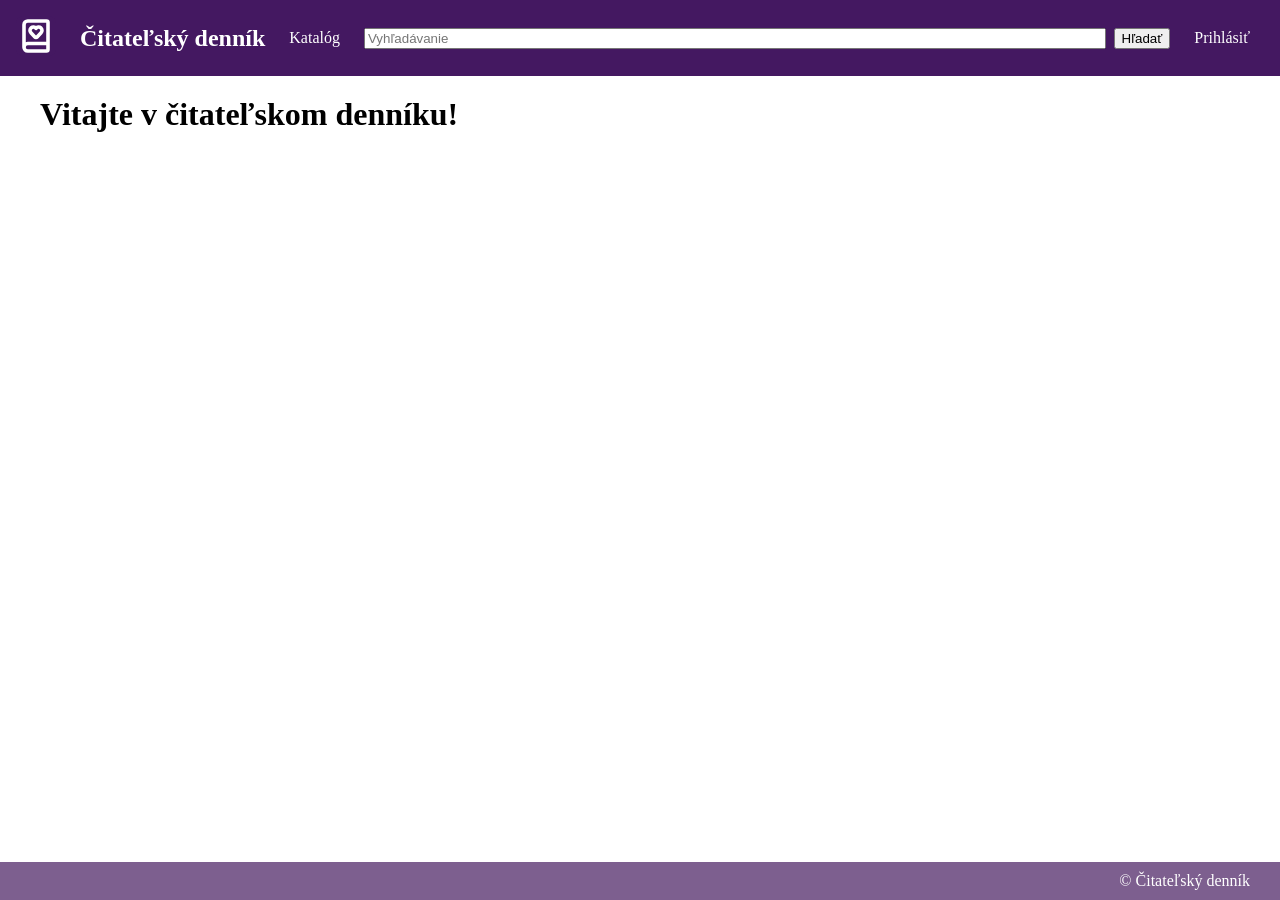
<file: html/index.html>
<!DOCTYPE html>
<html lang="sk">
<head>
    <meta charset="UTF-8">
    <meta name="viewport" content="width=device-width, initial-scale=1.0">
    <link rel="stylesheet" href="style.css">
    <title>Čitateľský denník</title>

</head>
<body>
    <header>
        <a href="index.html">
            <img src="../public/favicons/logo.svg" alt="Logo Čitateľského denníka" width="40" height="40">
        </a>

        <h2>Čitateľský denník</h2>

        <nav>
            <a href="#">Katalóg</a>
        </nav>

        <form class="search" action="#">
            <input type="search" placeholder="Vyhľadávanie">
            <button type="submit">Hľadať</button>
        </form>

        <a href="moj_dennik.html" class="login">Prihlásiť</a>
    </header>

    <main>
        <h1> Vitajte v čitateľskom denníku! </h1>
    </main>

    <footer>
        <p>© Čitateľský denník</p>
    </footer>
</body>
</html>
</file>
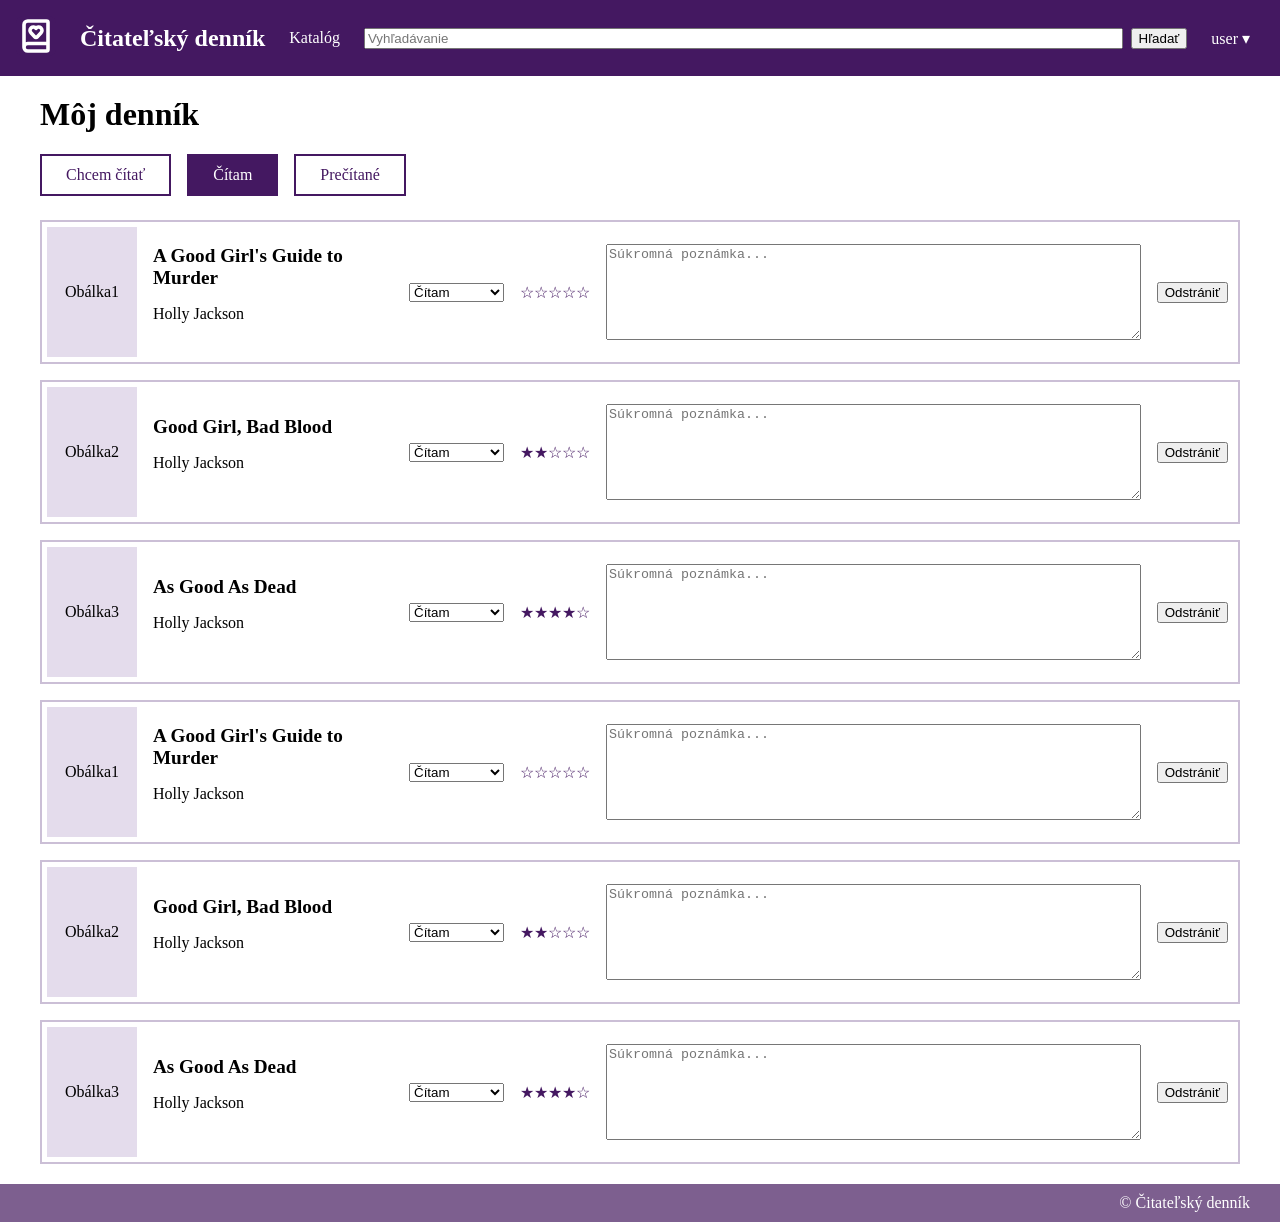
<file: html/moj_dennik.html>
<!DOCTYPE html>
<html lang="sk">
<head>
    <meta charset="UTF-8">
    <meta name="viewport" content="width=device-width, initial-scale=1.0">
    <link rel="stylesheet" href="style.css">
    <title>Čitateľský denník - Môj denník</title>

</head>
<body>
    <header>
        <a href="index.html">
            <img src="../public/favicons/logo.svg" alt="Logo Čitateľského denníka" width="40" height="40">
        </a>

        <h2>Čitateľský denník</h2>

        <nav>
            <a href="#">Katalóg</a>
        </nav>

        <form class="search" action="#">
            <input type="search" placeholder="Vyhľadávanie">
            <button type="submit">Hľadať</button>
        </form>

        <a href="#" class="login">user ▾</a>
    </header>

    <main>
        <h1> Môj denník </h1>

        <nav class="tabs">
            <a href="#">Chcem čítať</a>
            <a href="#" class="active">Čítam</a>
            <a href="#">Prečítané</a>
        </nav>

        <section class="book-list">
            <article class="book">
                <div class="cover">Obálka1</div>

                <div class="book-info">
                    <h2>A Good Girl's Guide to Murder</h2>
                    <p>Holly Jackson</p>
                </div>

                <select>
                    <option>Chcem čítať</option>
                    <option selected>Čítam</option>
                    <option>Prečítané</option>
                </select>

                <p class="rating">☆☆☆☆☆</p>

                <textarea placeholder="Súkromná poznámka..."></textarea>

                <button type="button">Odstrániť</button>
            </article>

            <article class="book">
                <div class="cover">Obálka2</div>

                <div class="book-info">
                    <h2>Good Girl, Bad Blood</h2>
                    <p>Holly Jackson</p>
                </div>

                <select>
                    <option>Chcem čítať</option>
                    <option selected>Čítam</option>
                    <option>Prečítané</option>
                </select>

                <p class="rating">★★☆☆☆</p>

                <textarea placeholder="Súkromná poznámka..."></textarea>

                <button type="button">Odstrániť</button>
            </article>

            <article class="book">
                <div class="cover">Obálka3</div>

                <div class="book-info">
                    <h2>As Good As Dead</h2>
                    <p>Holly Jackson</p>
                </div>

                <select>
                    <option>Chcem čítať</option>
                    <option selected>Čítam</option>
                    <option>Prečítané</option>
                </select>

                <p class="rating">★★★★☆</p>

                <textarea placeholder="Súkromná poznámka..."></textarea>

                <button type="button">Odstrániť</button>
            </article>




            <article class="book">
                <div class="cover">Obálka1</div>

                <div class="book-info">
                    <h2>A Good Girl's Guide to Murder</h2>
                    <p>Holly Jackson</p>
                </div>

                <select>
                    <option>Chcem čítať</option>
                    <option selected>Čítam</option>
                    <option>Prečítané</option>
                </select>

                <p class="rating">☆☆☆☆☆</p>

                <textarea placeholder="Súkromná poznámka..."></textarea>

                <button type="button">Odstrániť</button>
            </article>

            <article class="book">
                <div class="cover">Obálka2</div>

                <div class="book-info">
                    <h2>Good Girl, Bad Blood</h2>
                    <p>Holly Jackson</p>
                </div>

                <select>
                    <option>Chcem čítať</option>
                    <option selected>Čítam</option>
                    <option>Prečítané</option>
                </select>

                <p class="rating">★★☆☆☆</p>

                <textarea placeholder="Súkromná poznámka..."></textarea>

                <button type="button">Odstrániť</button>
            </article>

            <article class="book">
                <div class="cover">Obálka3</div>

                <div class="book-info">
                    <h2>As Good As Dead</h2>
                    <p>Holly Jackson</p>
                </div>

                <select>
                    <option>Chcem čítať</option>
                    <option selected>Čítam</option>
                    <option>Prečítané</option>
                </select>

                <p class="rating">★★★★☆</p>

                <textarea placeholder="Súkromná poznámka..."></textarea>

                <button type="button">Odstrániť</button>
            </article>
        </section>
    </main>

    <footer>
        <p>© Čitateľský denník</p>
    </footer>
</body>
</html>
</file>
<file: html/style.css>
body {
    margin: 0;
    min-height: 100vh;
    display: flex;
    flex-direction: column;
}

header {
    background-color: #441861;
    padding: 16px 30px 16px 16px;
    display: flex;
    align-items: center;
    gap: 24px;
    position: sticky;
    top: 0;
    /*z-index zabezpečuje, že keby je v .css ešte niečo čo má definovanú position, zobrazí sa aj nad tým*/
    z-index: 10;
}

header a,
header h2 {
    color: white;
    text-decoration: none;
}

header h2 {
    margin: 0;
}

.search {
    flex: 1;
    display: flex;
    gap: 8px;
}

.search input {
    flex: 1;
}

main {
    flex: 1;
    padding: 20px 40px 20px 40px;
}

main h1 {
    margin-top: 0;
}

.tabs {
    display: flex;
    gap: 16px;
}

.tabs a {
    padding: 10px 24px;
    border: 2px solid #441861;
    color: #441861;
    text-decoration: none;
}

.tabs a.active {
    background-color: #441861;
    color: white;
}

.book-list {
    display: flex;
    flex-direction: column;
    gap: 16px;
    margin-top: 24px;
}

.book {
    display: flex;
    align-items: center;
    gap: 16px;
    padding: 5px 10px 5px 5px;
    border: 2px solid #cbbfd6;
}

.cover {
    width: 90px;
    height: 130px;
    background-color: #e4dcec;
    display: flex;
    align-items: center;
    justify-content: center;
}

.book-info {
    width: 240px;
}

.book-info h2 {
    margin: 0 0 8px 0;
    font-size: 1.2rem;
}

.book textarea {
    flex: 1;
    height: 90px;
}

.rating {
    margin: 0;
    color: #441861;
}

footer {
    background-color: #7d5f8f;
    color: white;
    padding: 10px 30px;
    text-align: right;
}

footer p {
    margin: 0;
}

/* 651 až 900 px: karta v mriežke, ovládacie prvky pod sebou */
@media (max-width: 900px) {
    .book {
        display: grid;
        grid-template-columns: auto 1fr auto 1fr;
        grid-template-areas:
            "cover  info  state   note"
            "cover  info  rating  note"
            "cover  info  button  note";
        gap: 12px 16px;
        align-items: center;
        padding: 10px;
    }

    .cover {
        grid-area: cover;
    }

    .book-info {
        grid-area: info;
        width: auto;
    }

    .book select {
        grid-area: state;
        justify-self: start;
    }

    .rating {
        grid-area: rating;
    }

    .book textarea {
        grid-area: note;
        flex: none;
        width: 100%;
        box-sizing: border-box;
    }

    .book button {
        grid-area: button;
        justify-self: start;
    }
}

/* 650 px a menej */
@media (max-width: 650px) {
    /* hlavička */
    header {
        flex-wrap: wrap;
        gap: 12px;
        padding: 12px 16px;
    }

    .search {
        order: 1;
        flex-basis: 100%;
    }

    header nav {
        order: 2;
    }

    .login {
        order: 3;
        margin-left: auto;
    }

    /* telo */
    main {
        padding: 20px 16px;
    }

    main h1 {
        font-size: 1.6rem;
    }

    .tabs {
        gap: 8px;
    }

    .tabs a {
        flex: 1;
        padding: 10px 4px;
        text-align: center;
        font-size: 0.9rem;
    }

    /* karta: kompaktné rozloženie */
    .book {
        grid-template-columns: auto 1fr auto;
        grid-template-areas:
            "cover  info    info"
            "state  rating  button"
            "note   note    note";
    }

    .book select,
    .book button {
        justify-self: auto;
    }
}
</file>
